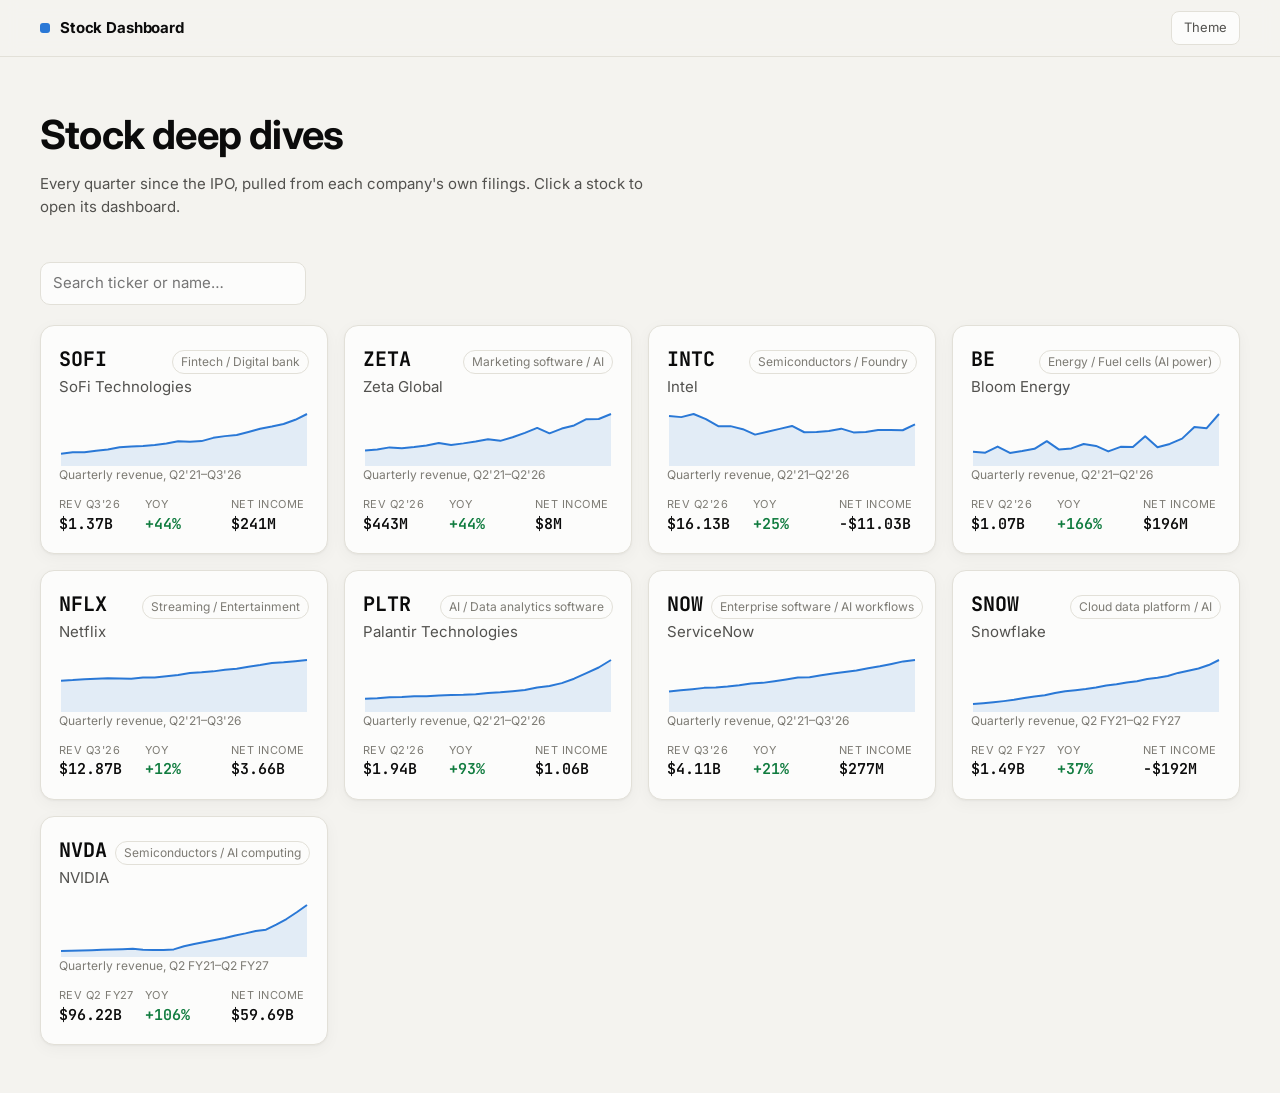
<file: index.html>
<!doctype html>
<html lang="en">
<head>
  <meta charset="utf-8">
  <meta name="viewport" content="width=device-width, initial-scale=1">
  <title>Stock Dashboard</title>
  <link rel="preconnect" href="https://fonts.googleapis.com">
  <link href="https://fonts.googleapis.com/css2?family=Inter:wght@400;600;700&family=JetBrains+Mono:wght@500;700&display=swap" rel="stylesheet">
  <link rel="stylesheet" href="css/style.css">
  <script src="js/common.js"></script>
</head>
<body>
  <header class="topbar">
    <div class="wrap">
      <a class="brand" href="index.html"><span class="dot"></span>Stock Dashboard</a>
      <button class="btn" onclick="toggleTheme()" aria-label="Toggle light/dark theme">Theme</button>
    </div>
  </header>

  <main class="wrap">
    <section class="hero">
      <h1>Stock deep dives</h1>
      <p>Every quarter since the IPO, pulled from each company's own filings. Click a stock to open its dashboard.</p>
    </section>

    <div class="toolbar">
      <input id="search" class="search" type="search" placeholder="Search ticker or name…" aria-label="Search stocks">
    </div>

    <section id="cards" class="grid-cards" aria-live="polite"></section>
  </main>

  <script src="js/stocks.js"></script>
  <script>
    const cardsEl = document.getElementById("cards");

    function sparkline(canvas, values) {
      const dpr = window.devicePixelRatio || 1;
      const w = canvas.clientWidth, h = canvas.clientHeight;
      canvas.width = w * dpr; canvas.height = h * dpr;
      const ctx = canvas.getContext("2d"); ctx.scale(dpr, dpr);
      const v = values.filter(x => x != null);
      const min = Math.min(0, ...v), max = Math.max(...v);
      const x = i => 2 + i * (w - 4) / (v.length - 1);
      const y = val => h - 4 - (val - min) / (max - min || 1) * (h - 8);
      ctx.beginPath();
      v.forEach((val, i) => i ? ctx.lineTo(x(i), y(val)) : ctx.moveTo(x(i), y(val)));
      ctx.strokeStyle = css("--accent"); ctx.lineWidth = 2; ctx.lineJoin = "round"; ctx.stroke();
      ctx.lineTo(x(v.length - 1), h); ctx.lineTo(x(0), h); ctx.closePath();
      ctx.globalAlpha = 0.12; ctx.fillStyle = css("--accent"); ctx.fill();
    }

    function render(filter = "") {
      cardsEl.innerHTML = "";
      const f = filter.toLowerCase();
      for (const s of STOCKS) {
        if (f && !(s.ticker + " " + s.name).toLowerCase().includes(f)) continue;
        const d = (window.STOCK_DATA || {})[s.ticker];
        window.FMT_FISCAL = !!(d && d.meta.fiscal);
        const a = document.createElement("a");
        a.className = "card stock-card";
        a.href = "stock.html?t=" + encodeURIComponent(s.ticker);
        if (!d) {
          a.innerHTML = `<div class="row"><span class="ticker">${s.ticker}</span></div><div class="name">${s.name}</div><p class="chart-tip">Data file not found.</p>`;
          cardsEl.appendChild(a); continue;
        }
        const all = d.quarters.filter(r => r.cons_adjrev != null);
        const qs = all.filter(r => r.q >= "2021-Q2"), yago = all[all.length - 5];
        const last = qs[qs.length - 1];
        a.innerHTML = `
          <div class="row"><span class="ticker">${s.ticker}</span><span class="tag">${s.sector}</span></div>
          <div class="name">${s.name}</div>
          <canvas aria-label="Quarterly adjusted revenue trend"></canvas>
          <div class="chart-tip">Quarterly revenue, ${fmt.q(qs[0].q)}–${fmt.q(last.q)}</div>
          <div class="mini">
            <div><div class="lbl">Rev ${fmt.q(last.q)}</div><div class="val">${fmt.money(last.cons_adjrev)}</div></div>
            <div><div class="lbl">YoY</div><div class="val ${growth(last.cons_adjrev, yago.cons_adjrev) >= 0 ? "up" : "down"}">${fmt.pct(growth(last.cons_adjrev, yago.cons_adjrev))}</div></div>
            <div><div class="lbl">Net income</div><div class="val">${fmt.money(last.cons_ni)}</div></div>
          </div>`;
        cardsEl.appendChild(a);
        requestAnimationFrame(() => sparkline(a.querySelector("canvas"), qs.map(r => r.cons_adjrev)));
      }
      window.FMT_FISCAL = false;
    }

    Promise.allSettled(STOCKS.map(s => loadScript(s.data))).then(() => render());
    document.getElementById("search").addEventListener("input", e => render(e.target.value));
    document.addEventListener("themechange", () => render(document.getElementById("search").value));
  </script>
</body>
</html>
</file>
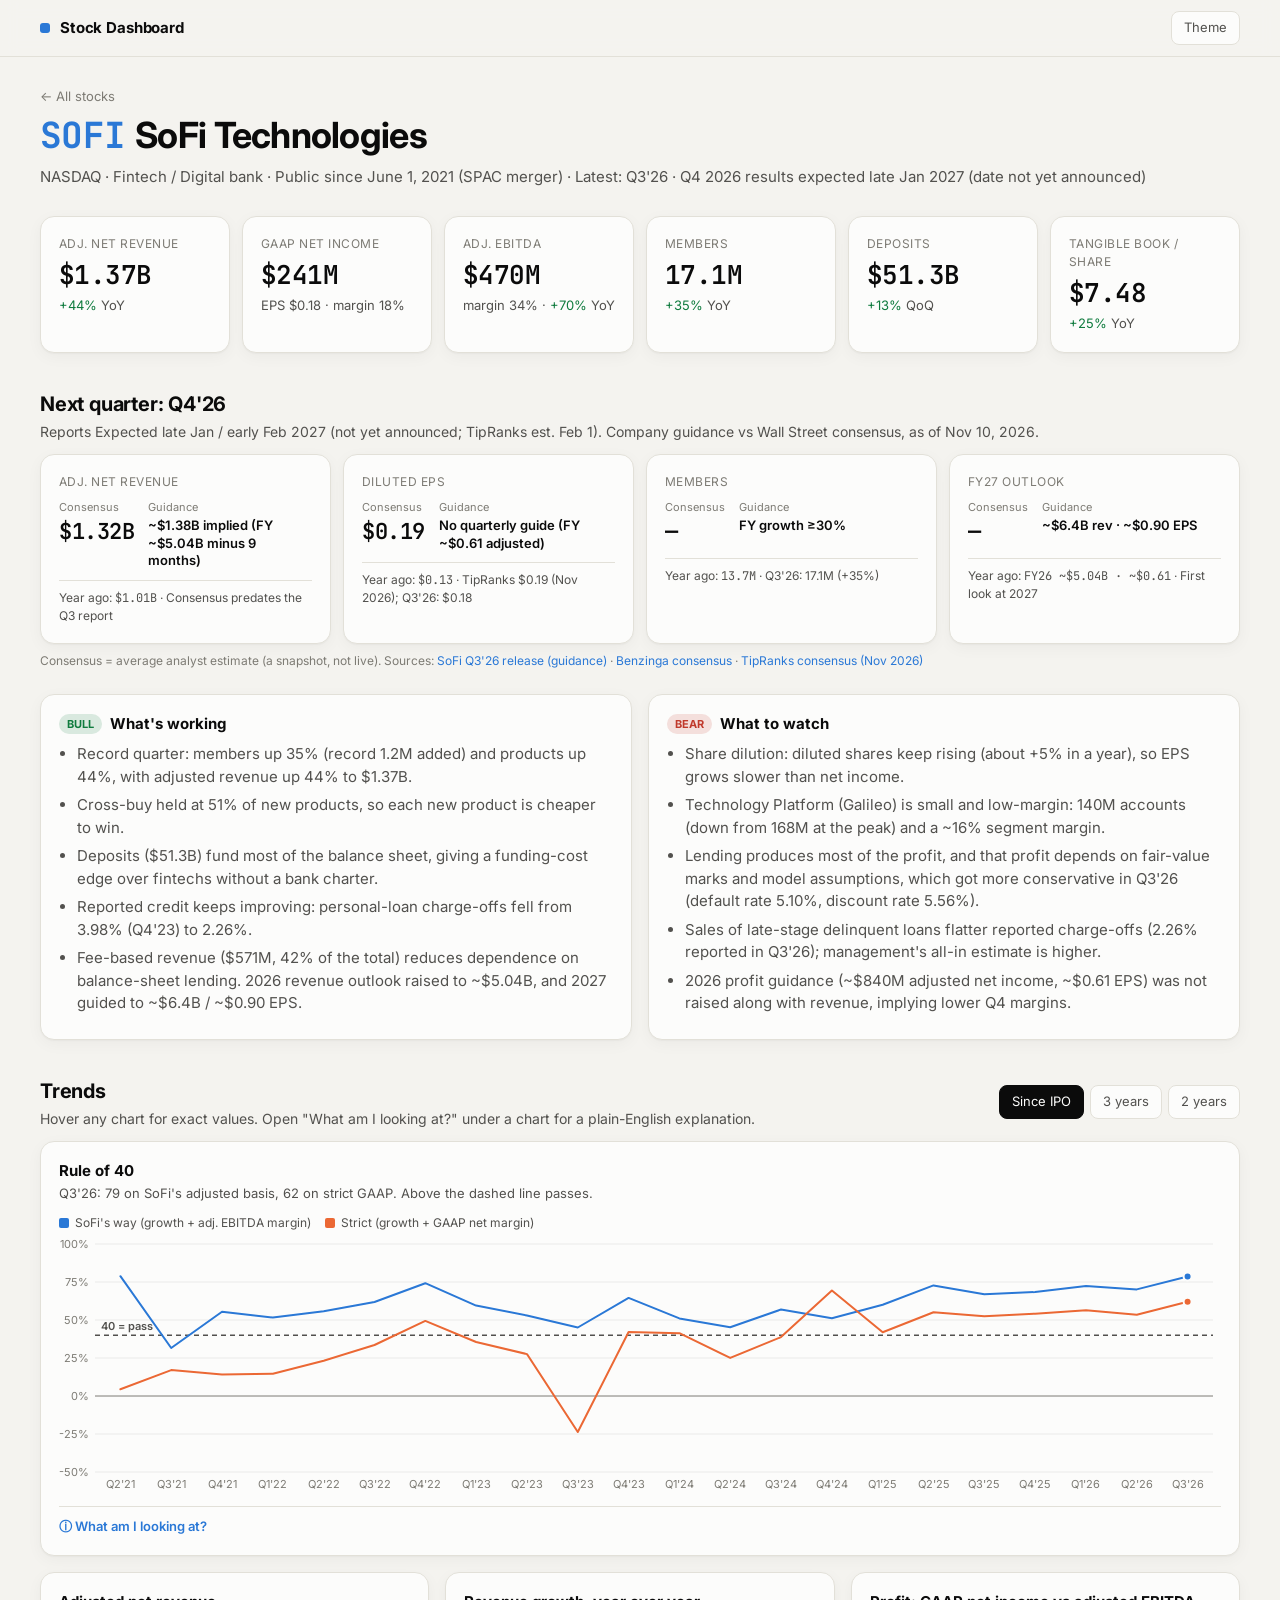
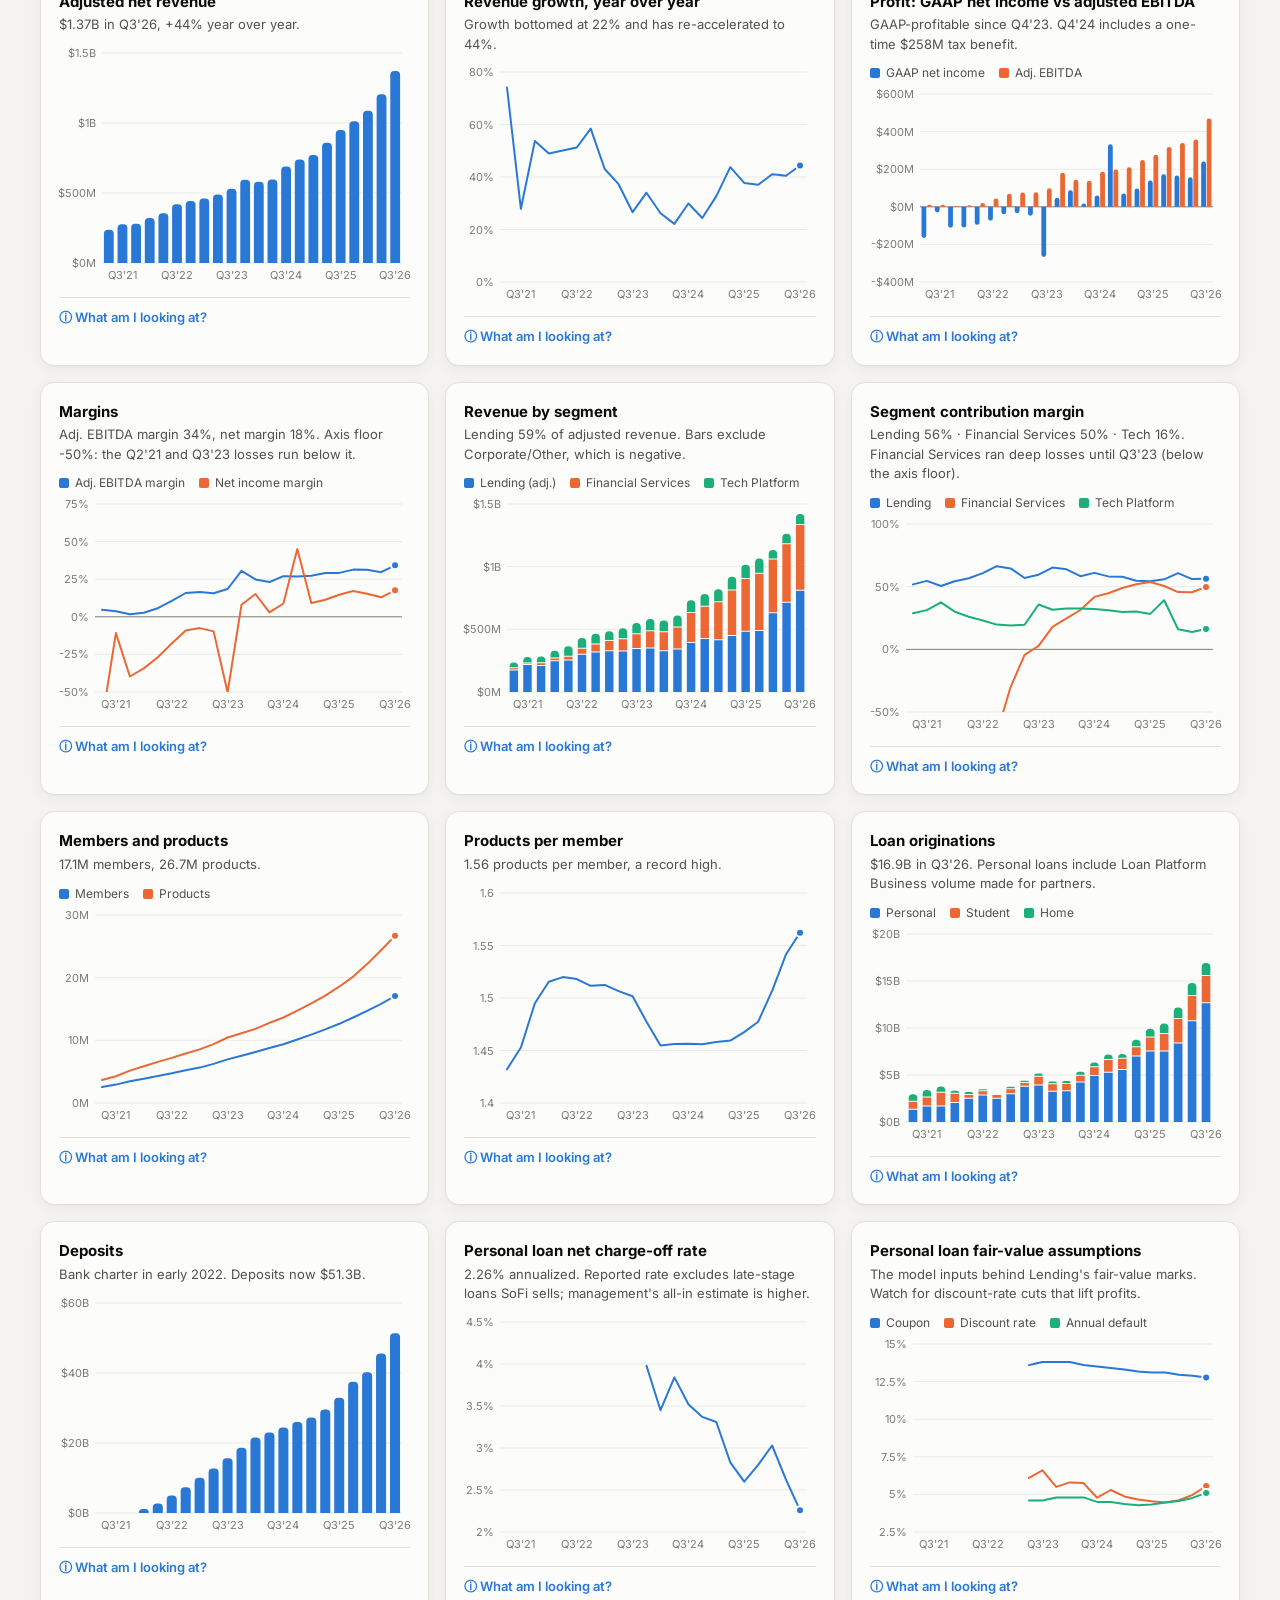
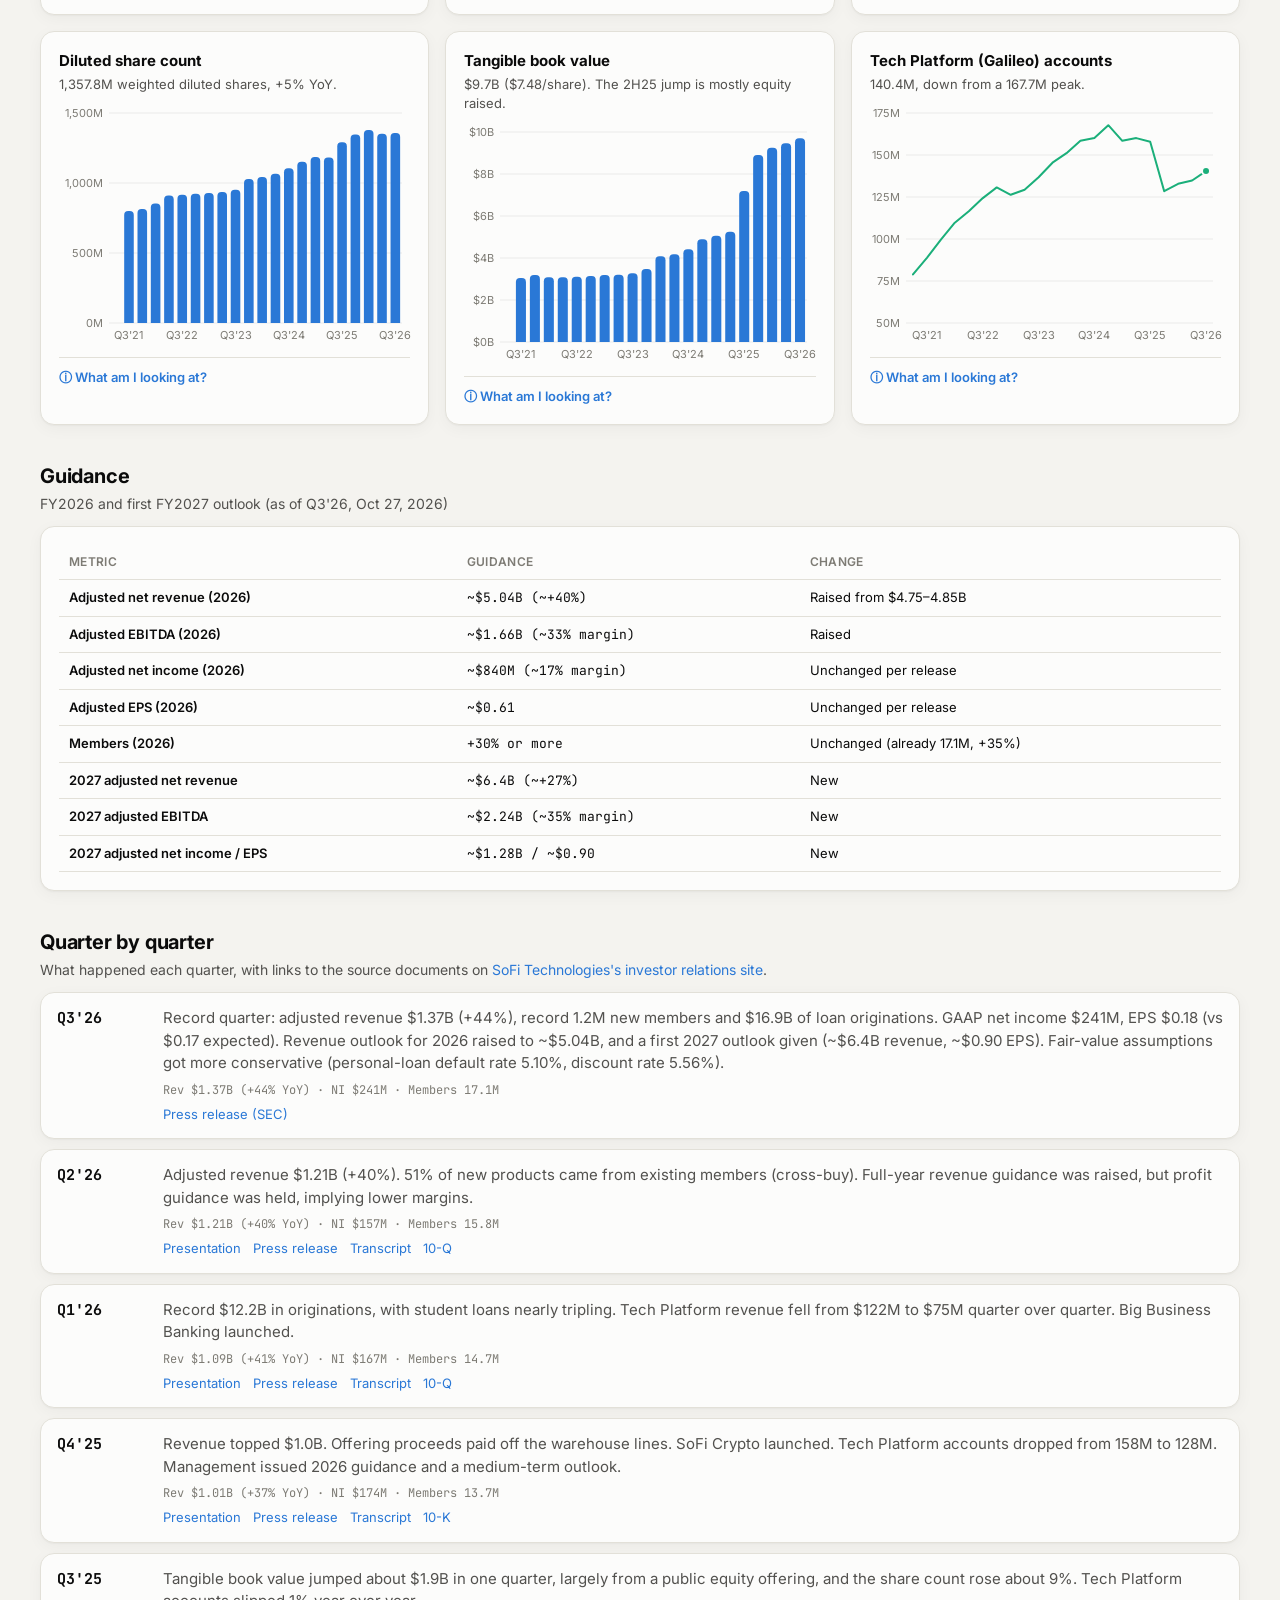
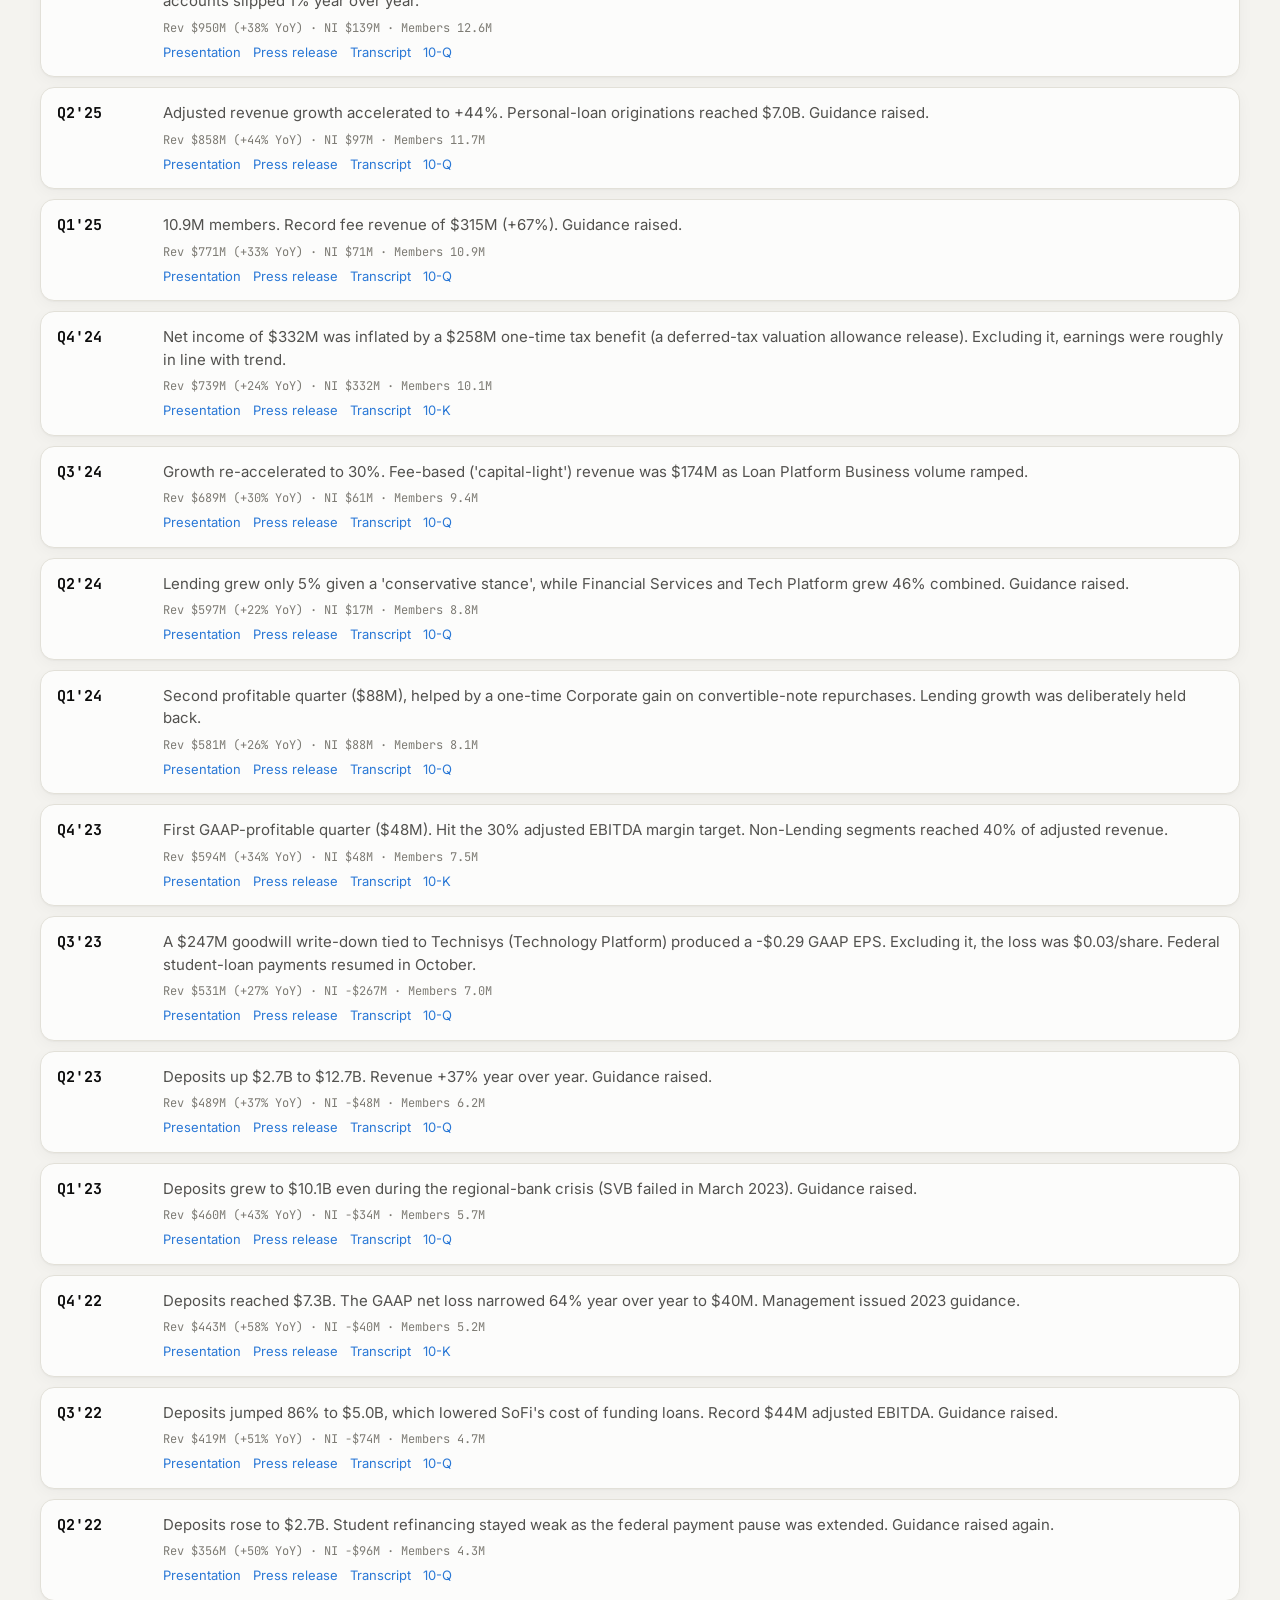
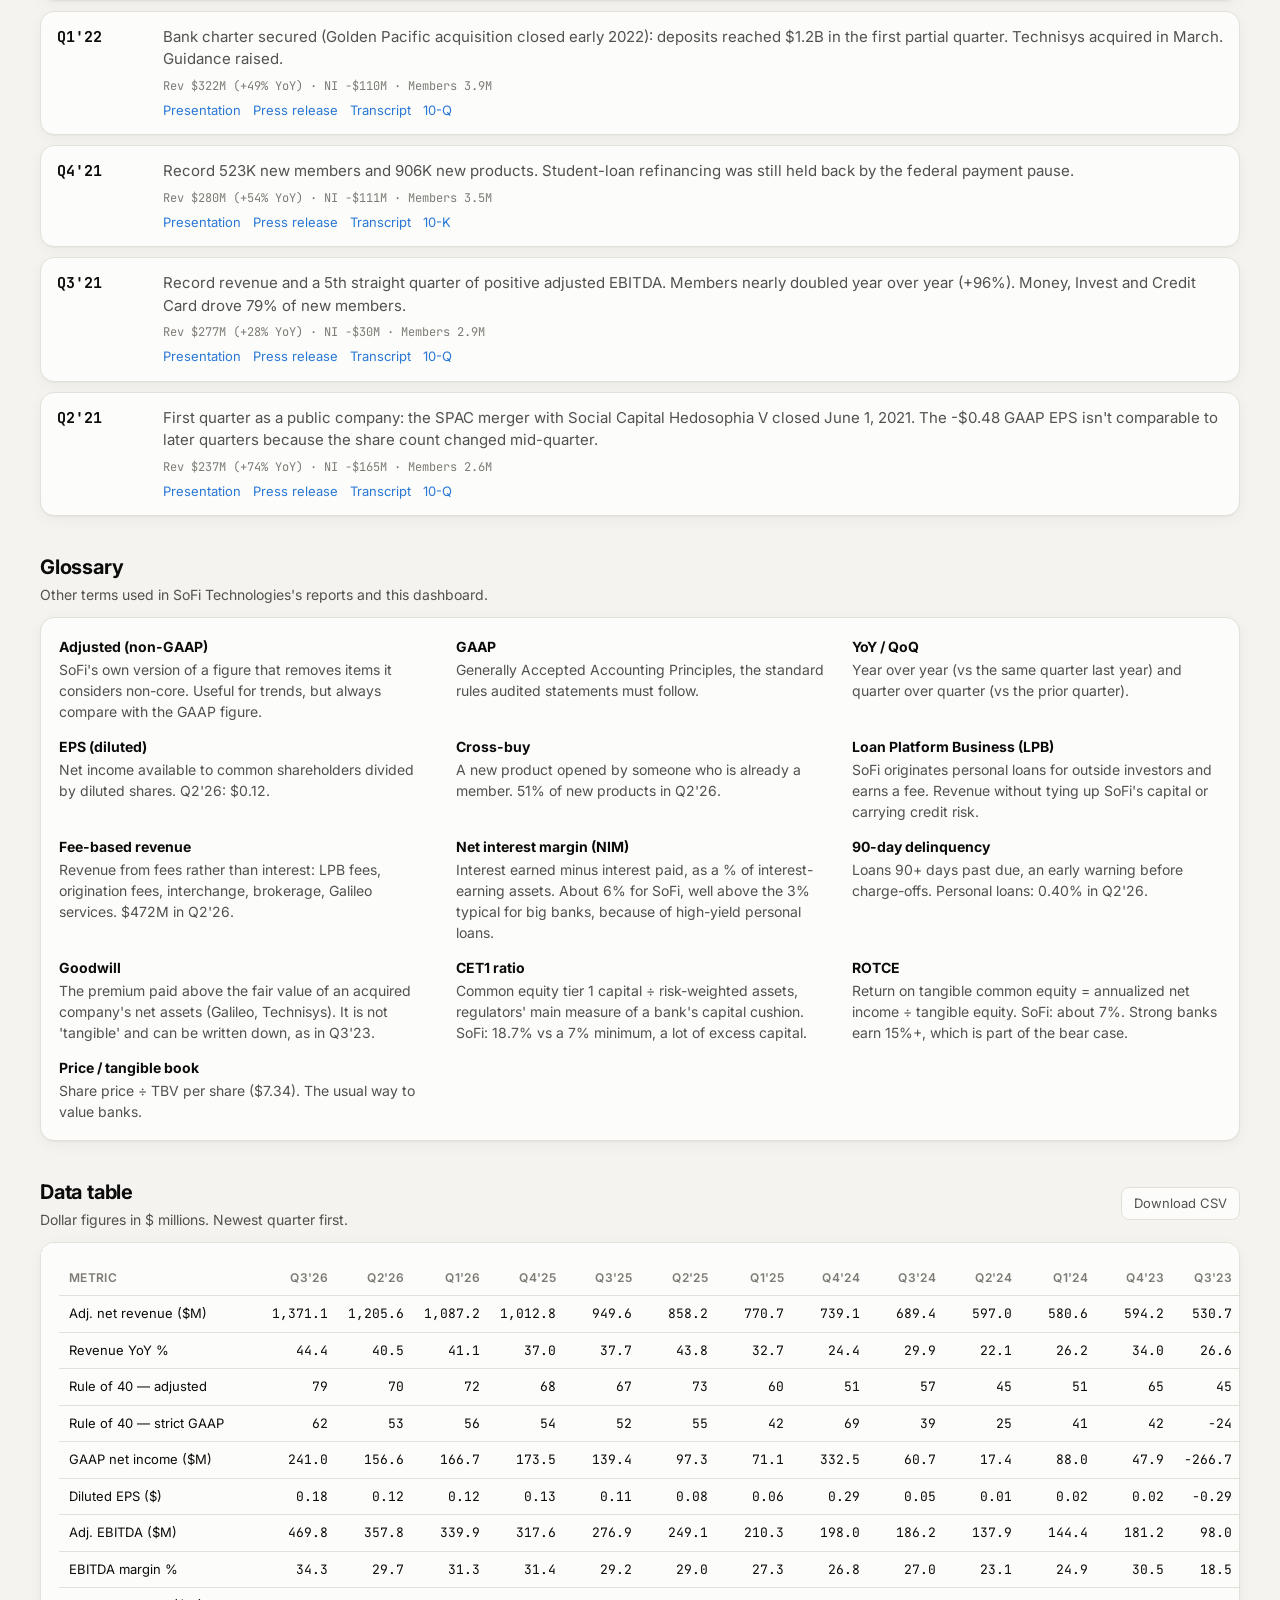
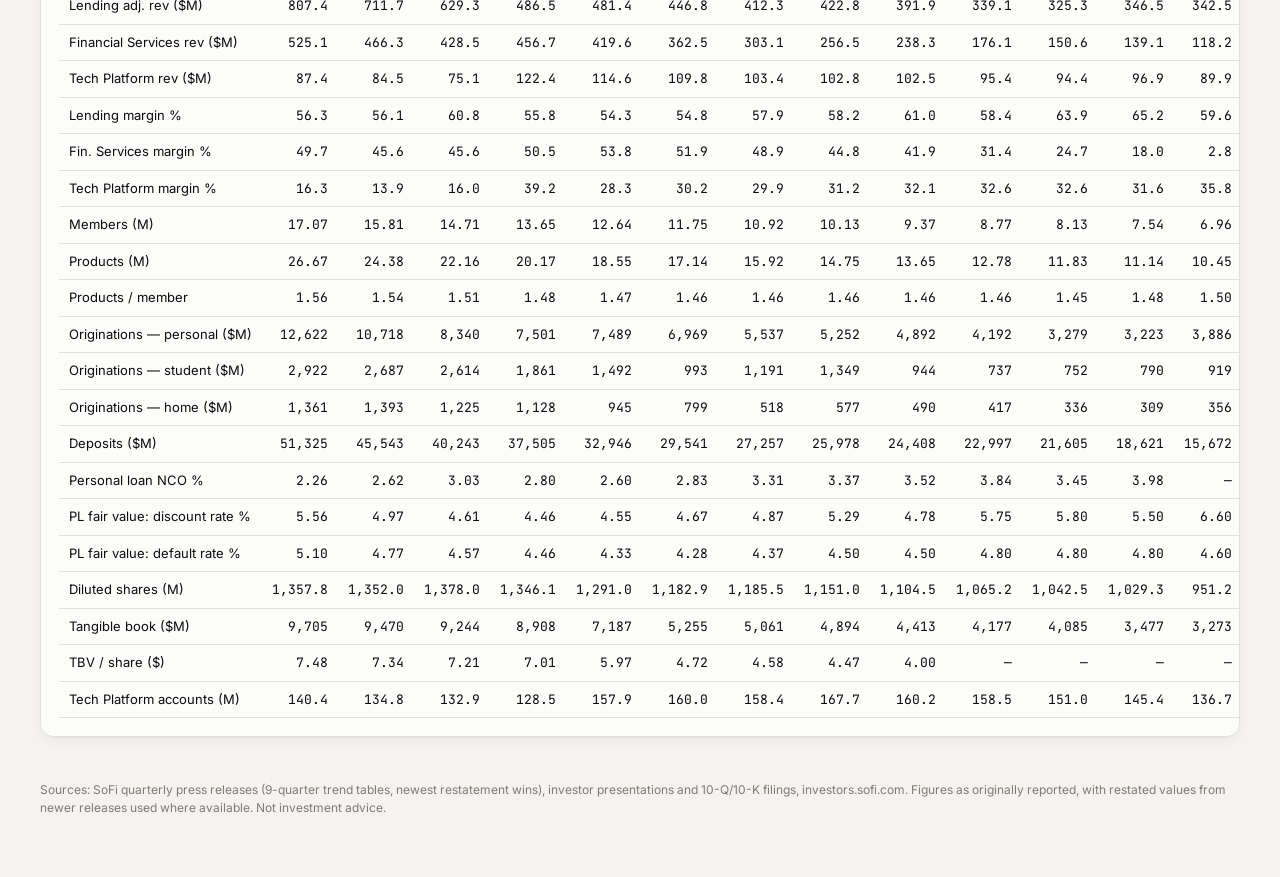
<file: stock.html>
<!doctype html>
<html lang="en">
<head>
  <meta charset="utf-8">
  <meta name="viewport" content="width=device-width, initial-scale=1">
  <title>Stock Deep Dive</title>
  <link rel="preconnect" href="https://fonts.googleapis.com">
  <link href="https://fonts.googleapis.com/css2?family=Inter:wght@400;600;700&family=JetBrains+Mono:wght@500;700&display=swap" rel="stylesheet">
  <link rel="stylesheet" href="css/style.css">
  <script src="js/common.js"></script>
  <script src="js/charts.js"></script>
</head>
<body>
  <header class="topbar">
    <div class="wrap">
      <a class="brand" href="index.html"><span class="dot"></span>Stock Dashboard</a>
      <button class="btn" onclick="toggleTheme()" aria-label="Toggle light/dark theme">Theme</button>
    </div>
  </header>

  <main class="wrap" id="app">
    <p class="chart-tip" style="padding:40px 0">Loading…</p>
  </main>

  <script src="js/stocks.js"></script>
  <script src="js/dashboard.js"></script>
</body>
</html>
</file>
<file: css/style.css>
/* Stock Dashboard — shared styles */
:root {
  color-scheme: light;
  --bg: #f4f3ef;
  --surface: #fcfcfb;
  --surface-2: #f0efea;
  --border: #e2e0d8;
  --text: #0b0b0b;
  --text-2: #52514e;
  --text-3: #7d7b74;
  --accent: #2a78d6;
  --good: #0f7b3e;
  --bad: #c0392b;
  --grid: rgba(0,0,0,0.07);
  --s1: #2a78d6; /* Lending */
  --s2: #eb6834; /* Financial Services */
  --s3: #1baf7a; /* Tech Platform */
  --s4: #eda100;
  --shadow: 0 1px 2px rgba(0,0,0,.04), 0 4px 16px rgba(0,0,0,.04);
  --radius: 14px;
  --mono: "JetBrains Mono", ui-monospace, SFMono-Regular, Menlo, monospace;
  --sans: "Inter", system-ui, -apple-system, "Segoe UI", sans-serif;
}
@media (prefers-color-scheme: dark) {
  :root:not([data-theme="light"]) {
    color-scheme: dark;
    --bg: #121211; --surface: #1a1a19; --surface-2: #232321; --border: #2f2f2c;
    --text: #f0efec; --text-2: #c3c2b7; --text-3: #8f8e86; --accent: #3987e5;
    --good: #3fbf74; --bad: #ef6b5e; --grid: rgba(255,255,255,0.08);
    --s1: #3987e5; --s2: #d95926; --s3: #199e70; --s4: #c98500;
    --shadow: none;
  }
}
:root[data-theme="dark"] {
  color-scheme: dark;
  --bg: #121211; --surface: #1a1a19; --surface-2: #232321; --border: #2f2f2c;
  --text: #f0efec; --text-2: #c3c2b7; --text-3: #8f8e86; --accent: #3987e5;
  --good: #3fbf74; --bad: #ef6b5e; --grid: rgba(255,255,255,0.08);
  --s1: #3987e5; --s2: #d95926; --s3: #199e70; --s4: #c98500;
  --shadow: none;
}

* { box-sizing: border-box; }
html, body { margin: 0; }
body { background: var(--bg); color: var(--text); font-family: var(--sans); font-size: 15px; line-height: 1.5; -webkit-font-smoothing: antialiased; }
a { color: var(--accent); text-decoration: none; }
a:hover { text-decoration: underline; }
.wrap { max-width: 1240px; margin: 0 auto; padding: 0 20px; }
.num { font-family: var(--mono); font-variant-numeric: tabular-nums; }

/* Top bar */
.topbar { position: sticky; top: 0; z-index: 10; background: color-mix(in srgb, var(--bg) 88%, transparent); backdrop-filter: blur(8px); border-bottom: 1px solid var(--border); }
.topbar .wrap { display: flex; align-items: center; justify-content: space-between; height: 56px; gap: 12px; }
.brand { font-weight: 700; letter-spacing: -.01em; color: var(--text); display: flex; align-items: center; gap: 10px; }
.brand .dot { width: 10px; height: 10px; border-radius: 3px; background: var(--accent); }
.btn { font: inherit; font-size: 13px; color: var(--text-2); background: var(--surface); border: 1px solid var(--border); border-radius: 8px; padding: 6px 12px; cursor: pointer; }
.btn:hover { color: var(--text); }
.btn.active { color: var(--surface); background: var(--text); border-color: var(--text); }

/* Home */
.hero { padding: 48px 0 24px; }
.hero h1 { font-size: clamp(28px, 4vw, 40px); letter-spacing: -.02em; margin: 0 0 8px; }
.hero p { color: var(--text-2); margin: 0; max-width: 640px; }
.toolbar { display: flex; gap: 10px; align-items: center; margin: 20px 0; flex-wrap: wrap; }
.search { font: inherit; padding: 9px 12px; border: 1px solid var(--border); border-radius: 10px; background: var(--surface); color: var(--text); min-width: 240px; }
.grid-cards { display: grid; grid-template-columns: repeat(auto-fill, minmax(280px, 1fr)); gap: 16px; padding-bottom: 48px; }
.card { background: var(--surface); border: 1px solid var(--border); border-radius: var(--radius); box-shadow: var(--shadow); padding: 18px; }
a.stock-card { display: block; color: inherit; transition: transform .12s ease, border-color .12s; }
a.stock-card:hover { text-decoration: none; transform: translateY(-2px); border-color: var(--accent); }
.stock-card .row { display: flex; justify-content: space-between; align-items: baseline; gap: 8px; }
.ticker { font-family: var(--mono); font-weight: 700; font-size: 20px; }
.tag { font-size: 12px; color: var(--text-3); border: 1px solid var(--border); border-radius: 999px; padding: 2px 8px; white-space: nowrap; }
.stock-card .name { color: var(--text-2); margin: 2px 0 12px; }
.stock-card canvas { width: 100%; height: 56px; display: block; }
.mini { display: grid; grid-template-columns: repeat(3, 1fr); gap: 8px; margin-top: 12px; }
.mini .lbl { font-size: 11px; color: var(--text-3); text-transform: uppercase; letter-spacing: .04em; }
.mini .val { font-family: var(--mono); font-size: 15px; font-weight: 600; }
.add-card { border-style: dashed; color: var(--text-2); display: flex; flex-direction: column; justify-content: center; min-height: 200px; }
.add-card code { font-family: var(--mono); font-size: 12px; background: var(--surface-2); padding: 1px 5px; border-radius: 4px; }

/* Dashboard */
.dash-head { padding: 28px 0 8px; display: flex; justify-content: space-between; align-items: flex-end; gap: 16px; flex-wrap: wrap; }
.dash-head h1 { margin: 0; font-size: clamp(26px, 3.5vw, 36px); letter-spacing: -.02em; }
.dash-head h1 .ticker { font-size: inherit; color: var(--accent); margin-right: 10px; }
.dash-head .sub { color: var(--text-2); margin-top: 4px; }
.back { font-size: 13px; color: var(--text-3); }
.kpis { display: grid; grid-template-columns: repeat(auto-fit, minmax(170px, 1fr)); gap: 12px; margin: 20px 0; }
.kpi .lbl { font-size: 12px; color: var(--text-3); text-transform: uppercase; letter-spacing: .04em; }
.kpi .val { font-family: var(--mono); font-size: 26px; font-weight: 600; letter-spacing: -.02em; margin: 2px 0; }
.kpi .chg { font-size: 13px; color: var(--text-2); }
.up { color: var(--good); } .down { color: var(--bad); }
.section-title { display: flex; justify-content: space-between; align-items: center; gap: 12px; margin: 36px 0 12px; flex-wrap: wrap; }
.section-title h2 { margin: 0; font-size: 20px; letter-spacing: -.01em; }
.section-title p { margin: 2px 0 0; color: var(--text-2); font-size: 14px; }
.filters { display: flex; gap: 6px; flex-wrap: wrap; }
.charts { display: grid; grid-template-columns: repeat(auto-fit, minmax(360px, 1fr)); gap: 16px; }
.chart-card h3 { margin: 0; font-size: 15px; }
.chart-card .cap { color: var(--text-2); font-size: 13px; margin: 2px 0 10px; min-height: 20px; }
.chart-card .box { position: relative; height: 240px; }
.two-col { display: grid; grid-template-columns: 1fr 1fr; gap: 16px; }
.thesis h3 { margin: 0 0 8px; font-size: 15px; display: flex; align-items: center; gap: 8px; }
.thesis ul { margin: 0; padding-left: 18px; color: var(--text-2); }
.thesis li { margin: 6px 0; }
.pill { font-size: 11px; font-weight: 700; padding: 2px 8px; border-radius: 999px; }
.pill.bull { background: color-mix(in srgb, var(--good) 15%, transparent); color: var(--good); }
.pill.bear { background: color-mix(in srgb, var(--bad) 15%, transparent); color: var(--bad); }
table { width: 100%; border-collapse: collapse; font-size: 13px; }
th, td { padding: 8px 10px; border-bottom: 1px solid var(--border); text-align: right; white-space: nowrap; }
th:first-child, td:first-child { text-align: left; position: sticky; left: 0; background: var(--surface); }
thead th { color: var(--text-3); font-weight: 600; font-size: 12px; text-transform: uppercase; letter-spacing: .03em; }
.table-wrap { overflow-x: auto; }
.guidance td:first-child { font-weight: 600; }
.guidance td, .guidance th { text-align: left; white-space: normal; }
.timeline { display: grid; gap: 10px; }
.tl-item { display: grid; grid-template-columns: 90px 1fr; gap: 16px; padding: 14px 16px; }
.tl-q { font-family: var(--mono); font-weight: 700; }
.tl-stats { font-size: 12px; color: var(--text-3); font-family: var(--mono); margin-top: 2px; }
.tl-note { color: var(--text-2); margin: 0 0 6px; }
.tl-links { display: flex; gap: 12px; flex-wrap: wrap; font-size: 13px; }
.footer { color: var(--text-3); font-size: 12px; padding: 32px 0 48px; }
.box .legend { position: absolute; top: 0; left: 0; display: flex; gap: 14px; flex-wrap: wrap; font-size: 12px; color: var(--text-2); }
.box .legend i, .tip i { display: inline-block; width: 10px; height: 10px; border-radius: 2px; margin-right: 6px; vertical-align: -1px; }
.box svg { display: block; overflow: visible; }
.box svg .ax { font-size: 11px; fill: var(--text-3); font-family: var(--sans); }
.tip { position: absolute; pointer-events: none; background: var(--surface); border: 1px solid var(--border); border-radius: 8px; padding: 8px 10px; font-size: 12px; color: var(--text-2); box-shadow: 0 4px 16px rgba(0,0,0,.12); white-space: nowrap; z-index: 2; }
.tip b { color: var(--text); display: block; margin-bottom: 2px; }
.chart-card { display: flex; flex-direction: column; }
.chart-card.wide { grid-column: 1 / -1; }
.chart-card.wide .box { height: 280px; }
.explain { margin-top: 12px; border-top: 1px solid var(--border); padding-top: 10px; font-size: 14px; color: var(--text-2); }
.explain summary { cursor: pointer; color: var(--accent); font-weight: 600; font-size: 13px; list-style: none; }
.explain summary::-webkit-details-marker { display: none; }
.explain summary::before { content: "ⓘ "; }
.explain[open] summary { margin-bottom: 6px; }
.explain p { margin: 6px 0; }
.explain ul { margin: 6px 0; padding-left: 18px; }
.explain li { margin: 4px 0; }
.explain b { color: var(--text); }
.box svg .ax.ref { fill: var(--text-2); font-weight: 600; }
.glossary dl { margin: 0; display: grid; grid-template-columns: repeat(auto-fit, minmax(300px, 1fr)); gap: 14px 28px; }
.glossary dt { font-weight: 700; font-size: 14px; }
.glossary dd { margin: 2px 0 0; color: var(--text-2); font-size: 14px; }
.outlook { display: grid; grid-template-columns: repeat(auto-fit, minmax(210px, 1fr)); gap: 12px; }
.ol-item .lbl { font-size: 12px; color: var(--text-3); text-transform: uppercase; letter-spacing: .04em; margin-bottom: 8px; }
.ol-grid { display: grid; grid-template-columns: auto 1fr; gap: 14px; align-items: start; }
.ol-k { font-size: 11px; color: var(--text-3); }
.ol-v { font-size: 22px; font-weight: 600; letter-spacing: -.02em; }
.ol-g { font-size: 13px; color: var(--text); font-weight: 600; line-height: 1.35; margin-top: 2px; }
.ol-actual { margin-top: 8px; font-size: 13px; }
.ol-foot { margin-top: 10px; padding-top: 8px; border-top: 1px solid var(--border); font-size: 12px; color: var(--text-2); }
.ol-src { font-size: 12px; color: var(--text-3); margin: 8px 0 24px; }
.chart-tip { font-size: 12px; color: var(--text-3); }

@media (max-width: 760px) {
  .two-col { grid-template-columns: 1fr; }
  .charts { grid-template-columns: 1fr; }
  .tl-item { grid-template-columns: 1fr; gap: 4px; }
  .wrap { padding: 0 16px; }
  .search { min-width: 0; width: 100%; }
}
</file>
